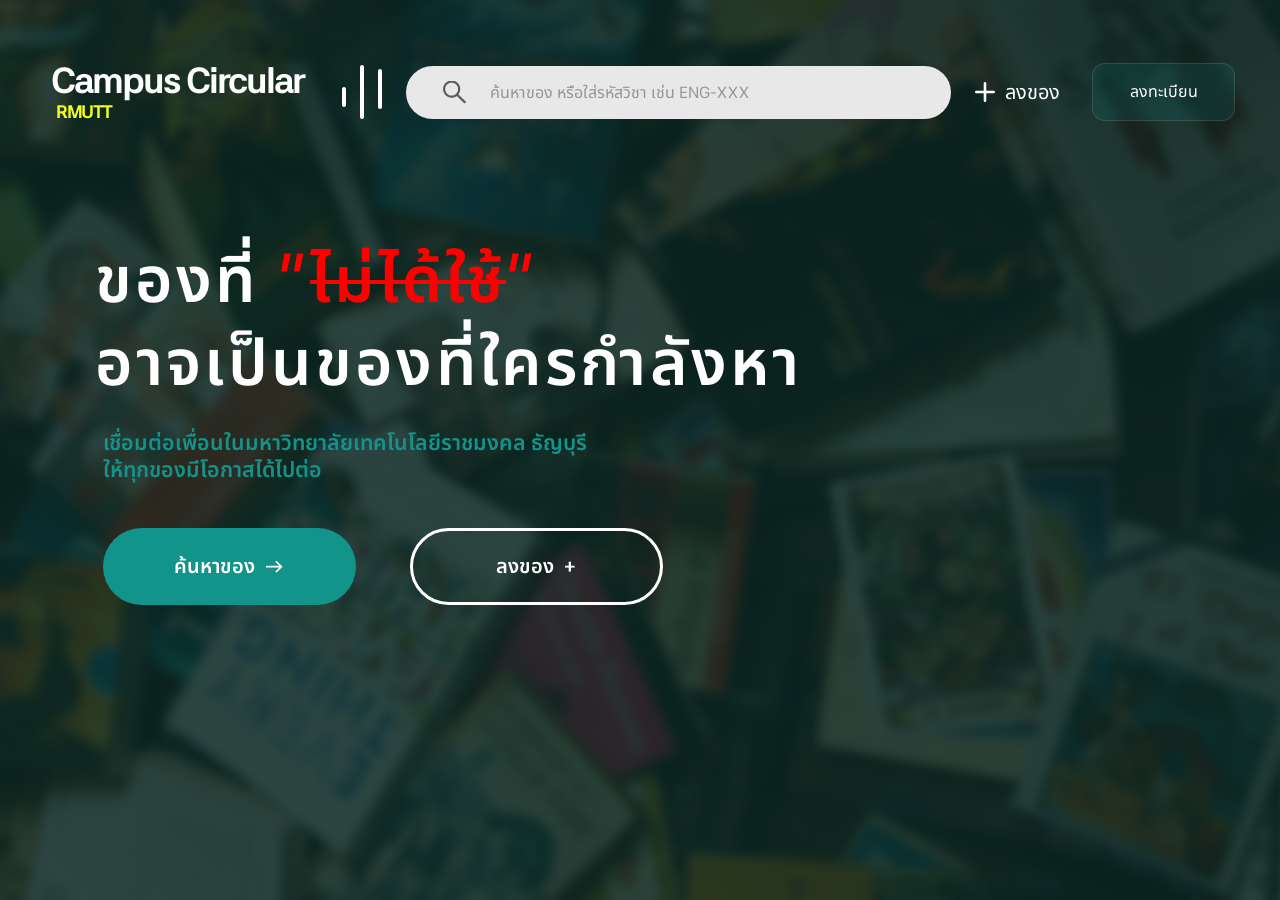
<file: index.html>
<!doctype html>
<html lang="th">
<head>
  <meta charset="utf-8">
  <meta name="viewport" content="width=device-width, initial-scale=1">
  <title>Campus Circular — ของที่ไม่ได้ใช้ อาจเป็นของที่ใครกำลังหา</title>
  <meta name="description" content="เชื่อมต่อเพื่อนในมหาวิทยาลัยเทคโนโลยีราชมงคลธัญบุรี ให้ทุกของมีโอกาสได้ไปต่อ">

  <link rel="preconnect" href="https://fonts.googleapis.com">
  <link rel="preconnect" href="https://fonts.gstatic.com" crossorigin>
  <link href="https://fonts.googleapis.com/css2?family=42dot+Sans:wght@400;500;600;700;800&family=Noto+Sans+Thai:wght@400;500;600;700;800&display=swap" rel="stylesheet">

  <link rel="stylesheet" href="css/style.css">
  <link rel="stylesheet" href="css/home.css">
</head>
<body class="home">

  <!-- พื้นหลังรูปหนังสือ (เบลอ + จาง) -->
  <div class="home__bg" aria-hidden="true"></div>

  <header class="home-header">
    <a class="home-logo" href="index.html" aria-label="Campus Circular RMUTT หน้าแรก">
      <span class="home-logo__text">
        <span class="home-logo__name">Campus Circular</span>
        <span class="home-logo__sub">RMUTT</span>
      </span>
      <span class="home-logo__mark" aria-hidden="true"><span></span><span></span><span></span></span>
    </a>

    <!-- ค้นหา → ส่งไปหน้า main.html?q=... -->
    <form class="home-search" role="search" action="main.html" method="get">
      <label for="home-search-input" class="visually-hidden">ค้นหาของ</label>
      <img class="home-search__icon" src="images/search.svg" alt="">
      <input id="home-search-input" class="home-search__input" type="search" name="q"
             placeholder="ค้นหาของ หรือใส่รหัสวิชา เช่น ENG-XXX" autocomplete="off">
    </form>

    <nav class="home-nav" aria-label="เมนูหลัก">
      <a class="home-nav__post" href="post.html?new=1">
        <img src="images/plus-white.svg" alt=""> ลงของ
      </a>
      <a class="home-nav__register" href="login.html">ลงทะเบียน</a>
    </nav>
  </header>

  <main class="hero">
    <h1 class="hero__title">
      <span class="hero__line">ของที่ <span class="hero__accent">“<s>ไม่ได้ใช้</s>”</span></span>
      <span class="hero__line">อาจเป็นของที่ใครกำลังหา</span>
    </h1>
    <p class="hero__sub">
      เชื่อมต่อเพื่อนในมหาวิทยาลัยเทคโนโลยีราชมงคล ธัญบุรี<br>
      ให้ทุกของมีโอกาสได้ไปต่อ
    </p>
    <div class="hero__cta">
      <a class="hero__btn hero__btn--fill" href="main.html">ค้นหาของ <span aria-hidden="true">→</span></a>
      <a class="hero__btn hero__btn--line" href="post.html?new=1">ลงของ <span aria-hidden="true">+</span></a>
    </div>
  </main>

</body>
</html>
</file>
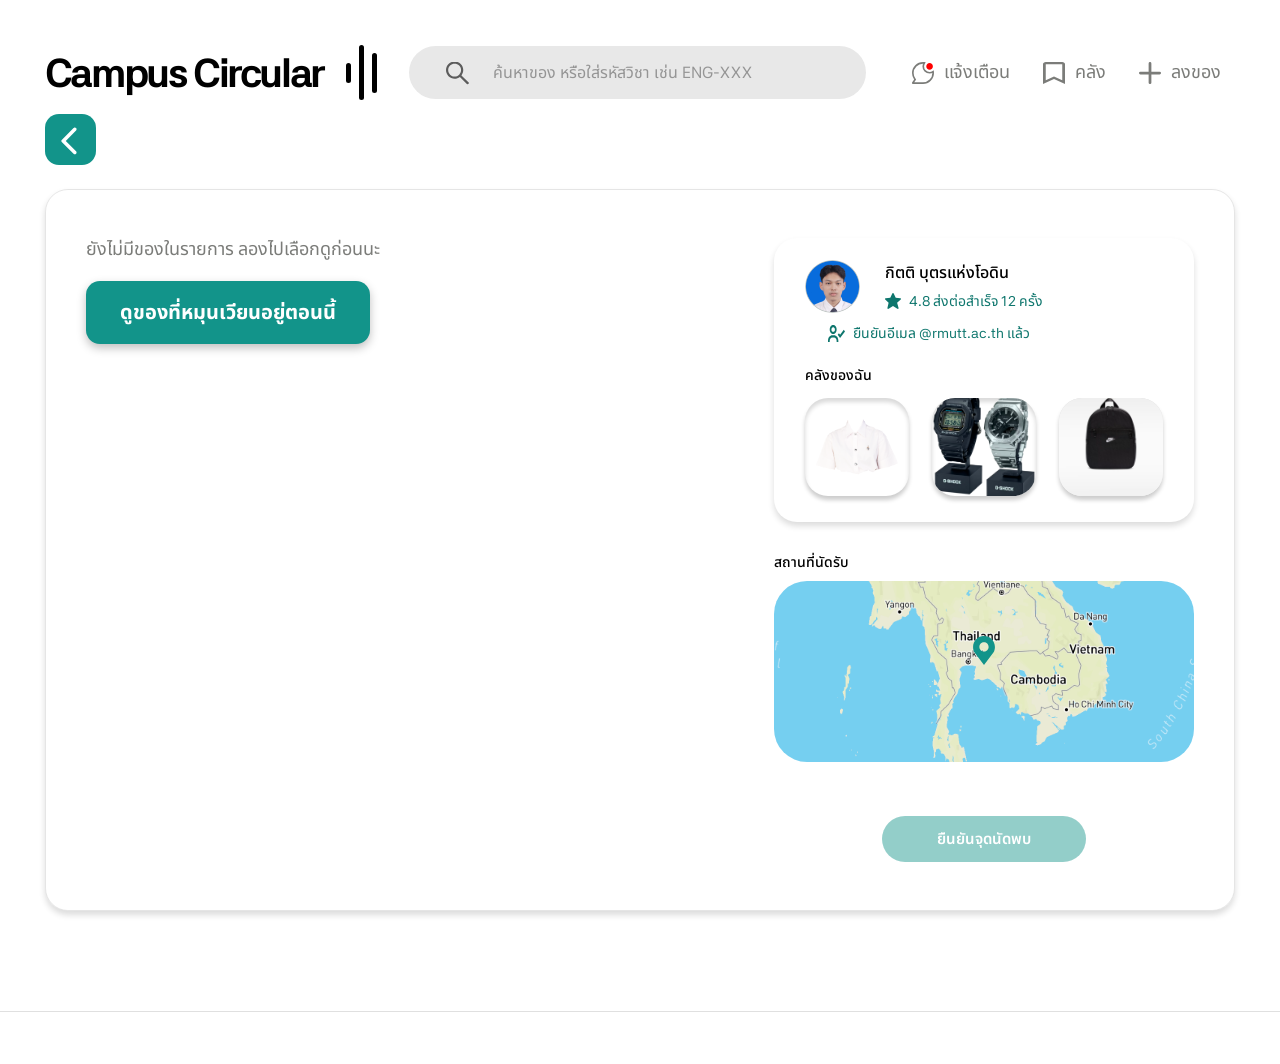
<file: cart.html>
<!doctype html>
<html lang="th">
<head>
  <meta charset="utf-8">
  <meta name="viewport" content="width=device-width, initial-scale=1">
  <title>รายการสินค้าของฉัน — Campus Circular</title>

  <link rel="preconnect" href="https://fonts.googleapis.com">
  <link rel="preconnect" href="https://fonts.gstatic.com" crossorigin>
  <link href="https://fonts.googleapis.com/css2?family=42dot+Sans:wght@400;500;600;700;800&family=Noto+Sans+Thai:wght@400;500;600;700;800&display=swap" rel="stylesheet">

  <link rel="stylesheet" href="css/style.css">
  <link rel="stylesheet" href="css/app.css">
</head>
<body>

  <header class="site-header">
    <a class="logo" href="index.html" aria-label="Campus Circular กลับหน้าแรก">
      <span class="logo__text">Campus Circular</span>
      <span class="logo__mark" aria-hidden="true"><span></span><span></span><span></span></span>
    </a>
    <form class="search" role="search" action="main.html" method="get">
      <label for="search-input" class="visually-hidden">ค้นหาของ</label>
      <img class="search__icon" src="images/search.svg" alt="">
      <input id="search-input" class="search__input" type="search" name="q"
             placeholder="ค้นหาของ หรือใส่รหัสวิชา เช่น ENG-XXX" autocomplete="off">
    </form>
    <nav class="top-nav" aria-label="เมนูหลัก">
      <a class="top-nav__link" href="#" data-notify><img src="images/bell.svg" alt=""><span class="top-nav__text">แจ้งเตือน</span></a>
      <a class="top-nav__link" href="post.html"><img src="images/bookmark.svg" alt=""><span class="top-nav__text">คลัง</span></a>
      <a class="top-nav__link" href="post.html?new=1"><img src="images/plus.svg" alt=""><span class="top-nav__text">ลงของ</span></a>
    </nav>
  </header>

  <main class="page">
    <div class="page-top">
      <a class="back-btn" href="main.html" data-back aria-label="ย้อนกลับ"><img src="images/back.svg" alt=""></a>
      <h1 class="visually-hidden">รายการสินค้าของฉัน</h1>
    </div>

    <div class="cart-box">
      <!-- รายการของในตะกร้า (เติมโดย js/cart.js) -->
      <section aria-label="ของในตะกร้า">
        <div class="cart-list" id="cart-list"></div>
      </section>

      <!-- ผู้ลงของ + สถานที่นัดรับ -->
      <aside class="cart-side" aria-label="ผู้ลงของและสถานที่นัดรับ">
        <div class="seller seller--big">
          <img class="seller__avatar" id="seller-avatar" src="" alt="">
          <p class="seller__name" id="seller-name"></p>
          <p class="seller__stats"><img src="images/star.svg" alt=""><span id="seller-stats"></span></p>
          <p class="seller__verify"><img src="images/verified.svg" alt="">ยืนยันอีเมล @rmutt.ac.th แล้ว</p>
          <p class="closet__label">คลังของฉัน</p>
          <div class="closet" id="seller-closet"></div>
        </div>

        <p class="map-label">สถานที่นัดรับ</p>
        <div class="map">
          <img class="map__img" src="images/map-th.png" alt="แผนที่สถานที่นัดรับ">
          <img class="map__pin" src="images/map-marker.svg" alt="">
        </div>

        <button class="btn btn--primary btn--pill" type="button" id="confirm-btn">ยืนยันจุดนัดพบ</button>
      </aside>
    </div>
  </main>

  <footer class="site-footer"></footer>

  <!-- ===== ป๊อปอัป 1: ยืนยันจุดนัดพบ ===== -->
  <div class="modal" id="meet-modal" hidden role="dialog" aria-modal="true" aria-labelledby="meet-title">
    <div class="modal__card modal__card--wide">
      <button class="modal__close" type="button" data-close aria-label="ปิด">×</button>
      <h2 class="modal__title" id="meet-title">รายการของที่ต้องการดังนี้</h2>
      <div class="pick-grid" id="pick-grid"></div>

      <div class="pickup-panel">
        <div>
          <p class="pickup-panel__label">จุดนัดรับ</p>
          <p class="pickup-panel__value" id="pickup-value"></p>
          <label for="pickup-select" class="visually-hidden">เลือกจุดนัดรับ</label>
          <select class="pickup-panel__select" id="pickup-select"></select>
        </div>
        <img class="pickup-panel__map" src="images/map-street.png" alt="แผนที่บริเวณจุดนัดรับ">
      </div>

      <div class="modal__footer">
        <button class="btn btn--primary btn--pill" type="button" id="meet-confirm">ยืนยันจุดนัดพบ</button>
      </div>
    </div>
  </div>

  <!-- ===== ป๊อปอัป 2: กำลังติดต่อผู้ลงของ ===== -->
  <div class="modal" id="done-modal" hidden role="dialog" aria-modal="true" aria-labelledby="done-title" data-locked>
    <div class="modal__card modal__card--wide">
      <div class="done">
        <h2 class="done__title" id="done-title">กำลังติดต่อหาผู้ลงของ</h2>
        <div class="spinner" id="done-spinner" aria-hidden="true"></div>
        <p class="done__sub" id="done-sub" hidden>ยืนยันการสั่งซื้อแล้ว</p>
        <div class="done__items" id="done-items"></div>
        <a class="done__link" href="chat.html">ไปที่แชท</a>
        <a class="done__link" href="main.html">กลับสู่หน้าหลัก</a>
      </div>
    </div>
  </div>

  <script src="js/data.js"></script>
  <script src="js/common.js"></script>
  <script src="js/cart.js"></script>
</body>
</html>
</file>
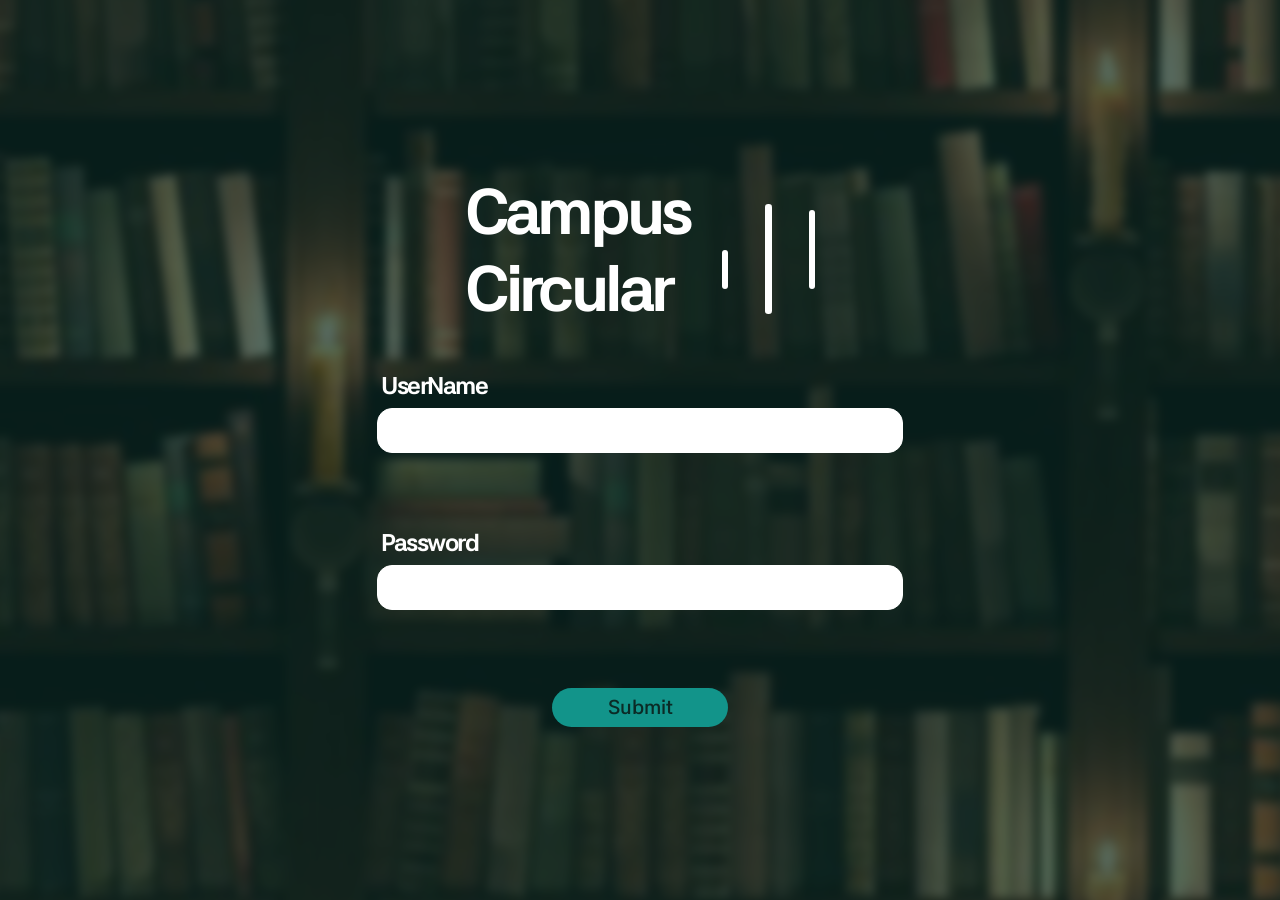
<file: login.html>
<!doctype html>
<html lang="th">
<head>
  <meta charset="utf-8">
  <meta name="viewport" content="width=device-width, initial-scale=1">
  <title>เข้าสู่ระบบ — Campus Circular</title>

  <link rel="preconnect" href="https://fonts.googleapis.com">
  <link rel="preconnect" href="https://fonts.gstatic.com" crossorigin>
  <link href="https://fonts.googleapis.com/css2?family=42dot+Sans:wght@400;500;600;700;800&family=Noto+Sans+Thai:wght@400;500;600;700;800&display=swap" rel="stylesheet">

  <link rel="stylesheet" href="css/style.css">
  <link rel="stylesheet" href="css/login.css">
</head>
<body class="login">

  <!-- พื้นหลังรูปชั้นหนังสือ (เบลอ + จาง) -->
  <div class="login__bg" aria-hidden="true"></div>

  <main class="login__box">
    <a class="login-logo" href="index.html" aria-label="Campus Circular กลับหน้าแรก">
      <span class="login-logo__text">Campus<br>Circular</span>
      <span class="login-logo__mark" aria-hidden="true"><span></span><span></span><span></span></span>
    </a>

    <form class="login-form" id="login-form" novalidate>
      <div class="field">
        <label class="field__label" for="username">UserName</label>
        <input class="field__input" id="username" name="username" type="text"
               autocomplete="username" required aria-describedby="login-error">
      </div>

      <div class="field">
        <label class="field__label" for="password">Password</label>
        <input class="field__input" id="password" name="password" type="password"
               autocomplete="current-password" required aria-describedby="login-error">
      </div>

      <p class="login-form__error" id="login-error" role="alert"></p>

      <button class="login-form__submit" type="submit">Submit</button>
    </form>
  </main>

  <script src="js/login.js"></script>
</body>
</html>
</file>
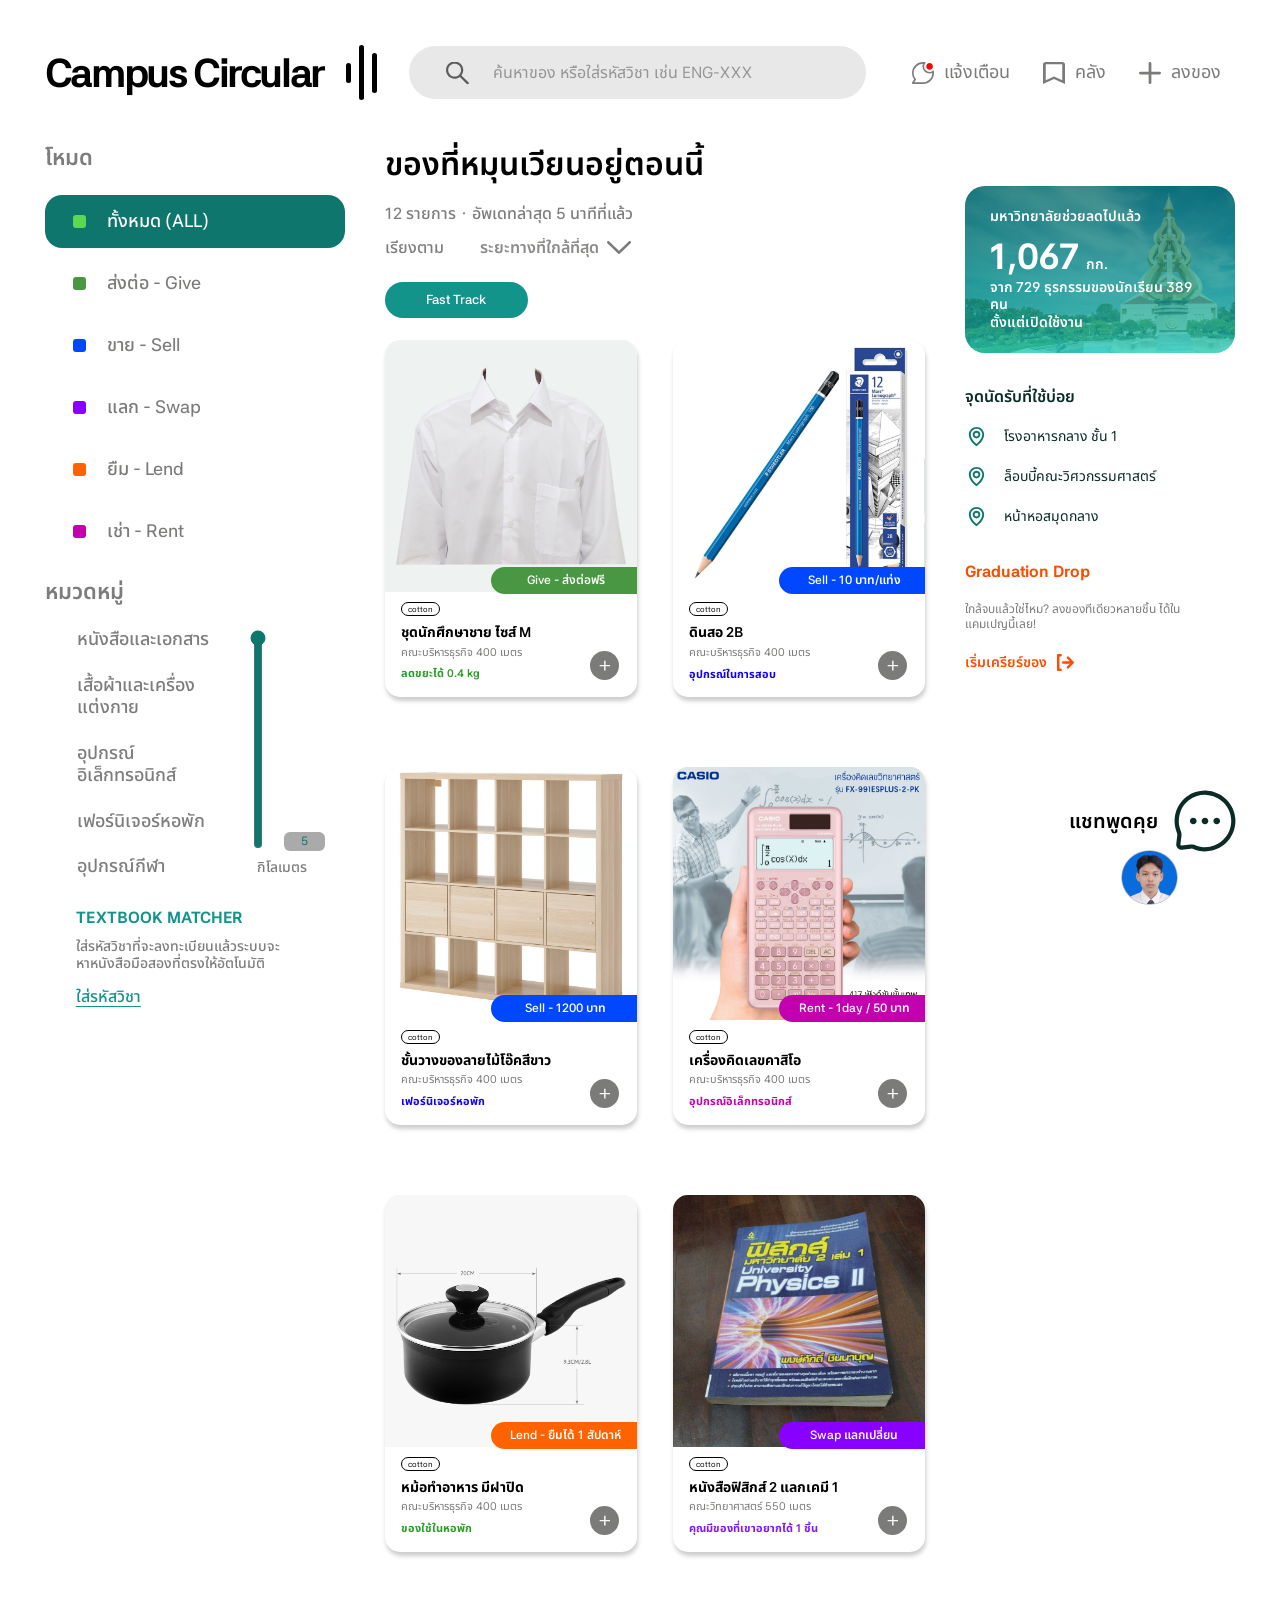
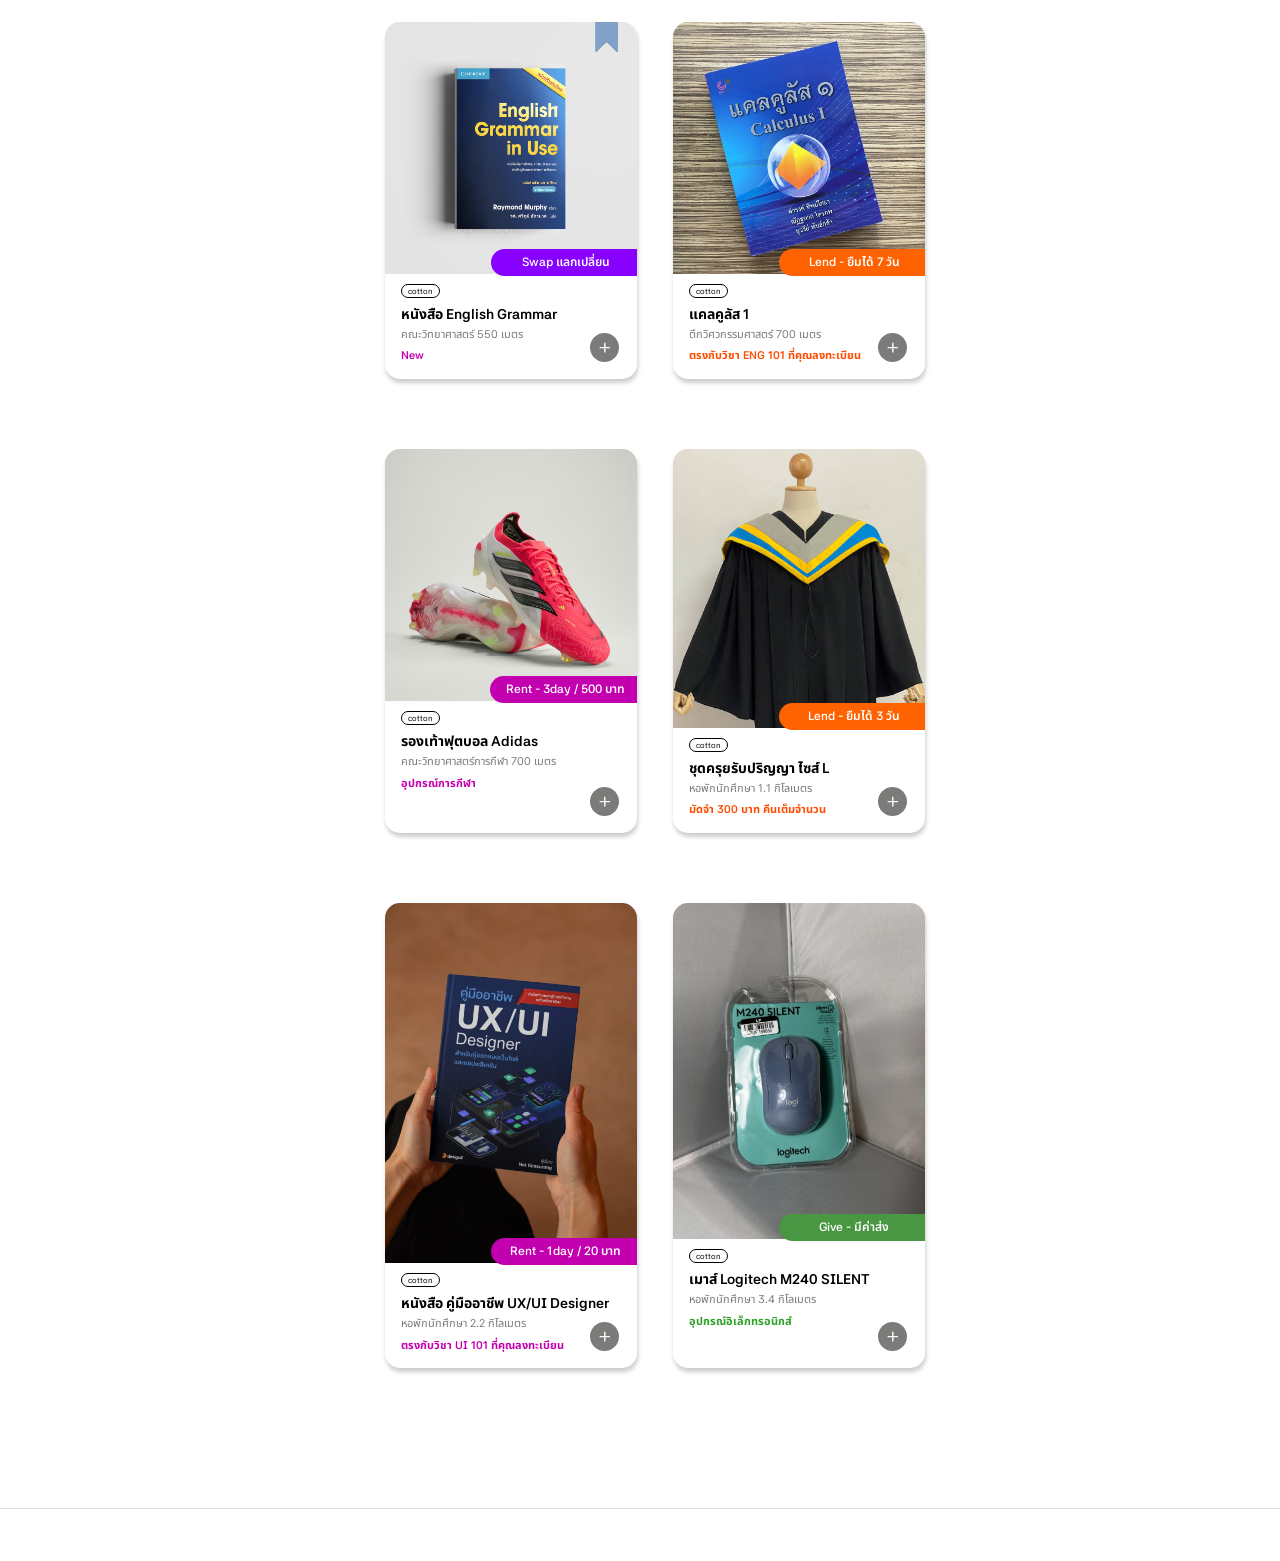
<file: main.html>
<!doctype html>
<html lang="th">
<head>
  <meta charset="utf-8">
  <meta name="viewport" content="width=device-width, initial-scale=1">
  <title>Campus Circular — ของที่หมุนเวียนอยู่ตอนนี้</title>
  <meta name="description" content="แพลตฟอร์มหมุนเวียนของใช้ในมหาวิทยาลัย ส่งต่อ ขาย แลก ยืม เช่า">

  <link rel="preconnect" href="https://fonts.googleapis.com">
  <link rel="preconnect" href="https://fonts.gstatic.com" crossorigin>
  <link href="https://fonts.googleapis.com/css2?family=42dot+Sans:wght@400;500;600;700;800&family=Noto+Sans+Thai:wght@400;500;600;700;800&display=swap" rel="stylesheet">

  <link rel="stylesheet" href="css/style.css">
</head>
<body>

  <!-- ===== Header ===== -->
  <header class="site-header">
    <a class="logo" href="index.html" aria-label="Campus Circular กลับหน้าแรก">
      <span class="logo__text">Campus Circular</span>
      <span class="logo__mark" aria-hidden="true"><span></span><span></span><span></span></span>
    </a>

    <form class="search" role="search" action="main.html" method="get">
      <label for="search-input" class="visually-hidden">ค้นหาของ</label>
      <img class="search__icon" src="images/search.svg" alt="">
      <input id="search-input" class="search__input" type="search" name="q"
             placeholder="ค้นหาของ หรือใส่รหัสวิชา เช่น ENG-XXX" autocomplete="off">
    </form>

    <nav class="top-nav" aria-label="เมนูหลัก">
      <a class="top-nav__link" href="#" data-notify>
        <img src="images/bell.svg" alt=""><span class="top-nav__text">แจ้งเตือน</span>
      </a>
      <a class="top-nav__link" href="post.html">
        <img src="images/bookmark.svg" alt=""><span class="top-nav__text">คลัง</span>
      </a>
      <a class="top-nav__link" href="post.html?new=1">
        <img src="images/plus.svg" alt=""><span class="top-nav__text">ลงของ</span>
      </a>
    </nav>
  </header>

  <div class="layout">

    <!-- ===== Sidebar ===== -->
    <aside class="sidebar" aria-label="ตัวกรอง">
      <section>
        <h2 class="sidebar__label">โหมด</h2>
        <div class="mode-list" role="group" aria-label="เลือกโหมด">
          <button class="mode-btn is-active" data-mode="all" aria-pressed="true">
            <span class="mode-btn__dot"></span><span class="mode-btn__text">ทั้งหมด (ALL)</span>
          </button>
          <button class="mode-btn" data-mode="give" aria-pressed="false">
            <span class="mode-btn__dot"></span><span class="mode-btn__text">ส่งต่อ - Give</span>
          </button>
          <button class="mode-btn" data-mode="sell" aria-pressed="false">
            <span class="mode-btn__dot"></span><span class="mode-btn__text">ขาย - Sell</span>
          </button>
          <button class="mode-btn" data-mode="swap" aria-pressed="false">
            <span class="mode-btn__dot"></span><span class="mode-btn__text">แลก - Swap</span>
          </button>
          <button class="mode-btn" data-mode="lend" aria-pressed="false">
            <span class="mode-btn__dot"></span><span class="mode-btn__text">ยืม - Lend</span>
          </button>
          <button class="mode-btn" data-mode="rent" aria-pressed="false">
            <span class="mode-btn__dot"></span><span class="mode-btn__text">เช่า - Rent</span>
          </button>
        </div>
      </section>

      <section class="sidebar__categories">
        <h2 class="sidebar__label">หมวดหมู่</h2>
        <div class="category-row">
          <div class="category-list" role="group" aria-label="เลือกหมวดหมู่">
            <button class="category-btn" data-category="book" aria-pressed="false">หนังสือและเอกสาร</button>
            <button class="category-btn" data-category="clothes" aria-pressed="false">เสื้อผ้าและเครื่องแต่งกาย</button>
            <button class="category-btn" data-category="electronics" aria-pressed="false">อุปกรณ์อิเล็กทรอนิกส์</button>
            <button class="category-btn" data-category="furniture" aria-pressed="false">เฟอร์นิเจอร์หอพัก</button>
            <button class="category-btn" data-category="sport" aria-pressed="false">อุปกรณ์กีฬา</button>
          </div>

          <div class="distance">
            <div class="distance__wrap">
              <label for="distance-range" class="visually-hidden">ระยะทางไม่เกิน (กิโลเมตร)</label>
              <input id="distance-range" class="distance__range" type="range" min="0.5" max="5" step="0.5" value="5">
              <output class="distance__value" for="distance-range" id="distance-value">5</output>
            </div>
            <span class="distance__label">กิโลเมตร</span>
          </div>
        </div>
      </section>

      <section class="matcher">
        <h2 class="matcher__title">TEXTBOOK MATCHER</h2>
        <p class="matcher__desc">ใส่รหัสวิชาที่จะลงทะเบียนแล้วระบบจะหาหนังสือมือสองที่ตรงให้อัตโนมัติ</p>
        <button class="matcher__link" type="button" id="matcher-btn">ใส่รหัสวิชา</button>
      </section>
    </aside>

    <!-- ===== รายการของ ===== -->
    <main class="feed">
      <div class="feed__head">
        <div>
          <h1 class="feed__title">ของที่หมุนเวียนอยู่ตอนนี้</h1>
          <p class="feed__meta" id="feed-meta" aria-live="polite">— รายการ · อัพเดทล่าสุด 5 นาทีที่แล้ว</p>
        </div>
        <label class="sort">
          <span>เรียงตาม</span>
          <select class="sort__select" id="sort-select">
            <option value="near">ระยะทางที่ใกล้ที่สุด</option>
            <option value="far">ระยะทางที่ไกลที่สุด</option>
            <option value="saved">ที่กดถูกใจไว้</option>
            <option value="new">ของมาใหม่</option>
          </select>
        </label>
      </div>

      <button class="fast-track" type="button" aria-pressed="false">Fast Track</button>

      <div class="card-grid" id="card-grid"></div>
      <p class="empty" id="empty-state" hidden>ไม่พบของที่ตรงกับตัวกรอง ลองเปลี่ยนโหมดหรือเพิ่มระยะทางดูนะ</p>
    </main>

    <!-- ===== คอลัมน์ขวา ===== -->
    <aside class="aside" aria-label="ข้อมูลเพิ่มเติม">
      <section class="impact">
        <img class="impact__bg" src="images/rmutt.png" alt="">
        <p>มหาวิทยาลัยช่วยลดไปแล้ว</p>
        <p class="impact__num">1,067<span class="impact__unit">กก.</span></p>
        <p>จาก 729 ธุรกรรมของนักเรียน 389 คน<br>ตั้งแต่เปิดใช้งาน</p>
      </section>

      <section>
        <h2 class="aside__title">จุดนัดรับที่ใช้บ่อย</h2>
        <ul class="pickup-list">
          <li><img src="images/map-pin.svg" alt="">โรงอาหารกลาง ชั้น 1</li>
          <li><img src="images/map-pin.svg" alt="">ล็อบบี้คณะวิศวกรรมศาสตร์</li>
          <li><img src="images/map-pin.svg" alt="">หน้าหอสมุดกลาง</li>
        </ul>
      </section>

      <section class="campaign">
        <h2 class="campaign__title">Graduation Drop</h2>
        <p class="campaign__desc">ใกล้จบแล้วใช่ไหม? ลงของทีเดียวหลายชิ้น ได้ในแคมเปญนี้เลย!</p>
        <a class="campaign__link" href="post.html?new=1">เริ่มเครียร์ของ <img src="images/arrow-right.svg" alt=""></a>
      </section>
    </aside>
  </div>

  <footer class="site-footer"></footer>

  <!-- ===== ปุ่มแชทลอย ===== -->
  <a class="chat-fab" href="chat.html" aria-label="แชทพูดคุย">
    <span class="chat-fab__label">แชทพูดคุย</span>
    <img class="chat-fab__icon" src="images/chat.svg" alt="">
    <img class="chat-fab__avatar" src="images/avatar.png" alt="">
  </a>

  <script src="js/data.js"></script>
  <script src="js/common.js"></script>
  <script src="js/main.js"></script>
</body>
</html>
</file>
<file: css/style.css>
/* =========================================================
   Campus Circular — style.css
   ค่าทั้งหมดดึงมาจาก Figma (Section 3 / MainPage)
   ========================================================= */

/* ---------- 1. ค่ากลาง (Design tokens) ---------- */
:root {
  /* สีหลัก */
  --teal: #12948a;
  --teal-dark: #0f766e;
  --ink: #000;
  --ink-strong: #0b2b26;
  --muted: #7b7c79;
  --muted-2: rgba(0, 0, 0, 0.51);
  --surface: #fff;
  --search-bg: rgba(217, 217, 217, 0.6);
  --img-placeholder: #eef2f1;

  /* สีของแต่ละโหมด */
  --mode-all: #5ed754;
  --mode-give: #499742;
  --mode-sell: #0048ff;
  --mode-swap: #8800ff;
  --mode-lend: #ff6200;
  --mode-rent: #c300af;

  /* สีส้มของแคมเปญ Graduation Drop */
  --orange: #fa4b00;

  /* ฟอนต์: 42dot Sans ไม่มีภาษาไทย จึงให้ Noto Sans Thai รับช่วงตัวไทย */
  --font: "42dot Sans", "Noto Sans Thai", system-ui, sans-serif;

  /* มุมโค้ง */
  --r-card: 15px;
  --r-pill: 17px;
  --r-box: 20px;

  /* เงา */
  --shadow-card: 1px 4px 4px rgba(0, 0, 0, 0.2);

  /* ระยะขอบหน้า */
  --gutter: clamp(16px, 3.5vw, 67px);
}

/* ---------- 2. Reset ---------- */
*,
*::before,
*::after {
  box-sizing: border-box;
}

html {
  -webkit-text-size-adjust: 100%;
}

body {
  margin: 0;
  font-family: var(--font);
  color: var(--ink);
  background: var(--surface);
  line-height: 1.25;
}

img {
  display: block;
  max-width: 100%;
}

button,
input,
select {
  font: inherit;
  color: inherit;
}

button {
  cursor: pointer;
  background: none;
  border: 0;
  padding: 0;
}

a {
  color: inherit;
}

ul {
  list-style: none;
  margin: 0;
  padding: 0;
}

h1,
h2,
h3,
p {
  margin: 0;
}

.visually-hidden {
  position: absolute;
  width: 1px;
  height: 1px;
  overflow: hidden;
  clip: rect(0 0 0 0);
  white-space: nowrap;
}

:focus-visible {
  outline: 3px solid var(--teal);
  outline-offset: 2px;
}

/* ---------- 3. Header ---------- */
.site-header {
  display: flex;
  align-items: center;
  gap: 32px;
  max-width: 1920px;
  margin: 0 auto;
  padding: 41px var(--gutter) 0;
}

/* โลโก้ = ตัวหนังสือ + เส้นตั้ง 3 เส้น */
.logo {
  display: flex;
  align-items: center;
  gap: 22px;
  flex-shrink: 0;
  text-decoration: none;
}

.logo__text {
  font-size: 40px;
  font-weight: 800;
  letter-spacing: -2.4px;
  white-space: nowrap;
}

.logo__mark {
  display: flex;
  align-items: center;
  gap: 8px;
}

.logo__mark span {
  width: 5px;
  border-radius: 3px;
  background: var(--ink);
}

.logo__mark span:nth-child(1) { height: 20px; }
.logo__mark span:nth-child(2) { height: 55px; }
.logo__mark span:nth-child(3) { height: 40px; }

/* ช่องค้นหา */
.search {
  position: relative;
  flex: 1 1 auto;
  max-width: 910px;
  margin-left: auto;
}

.search__icon {
  position: absolute;
  left: 37px;
  top: 50%;
  width: 23px;
  height: 23px;
  transform: translateY(-50%);
  pointer-events: none;
}

.search__input {
  width: 100%;
  height: 53px;
  padding: 0 24px 0 84px;
  border: 0;
  border-radius: 48px;
  background: var(--search-bg);
  font-size: 16px;
}

.search__input::placeholder {
  color: var(--muted-2);
  opacity: 0.7;
}

/* เมนูด้านขวา */
.top-nav {
  display: flex;
  align-items: center;
  gap: 5px;
  flex-shrink: 0;
}

.top-nav__link {
  display: flex;
  align-items: center;
  gap: 10px;
  height: 63px;
  padding: 0 22px;
  border-radius: 18px;
  color: var(--muted);
  font-size: 20px;
  text-decoration: none;
  white-space: nowrap;
  transition: background-color 0.2s;
}

.top-nav__link:hover {
  background: rgba(15, 118, 110, 0.08);
}

.top-nav__link img {
  width: 22px;
  height: 22px;
}

/* ---------- 4. Layout 3 คอลัมน์ ---------- */
.layout {
  display: grid;
  grid-template-columns: 390px minmax(0, 1fr) 305px;
  column-gap: 56px;
  max-width: 1920px;
  margin: 0 auto;
  padding: 40px var(--gutter) 140px;
}

/* ---------- 5. Sidebar (โหมด + หมวดหมู่) ---------- */
.sidebar__label {
  margin-bottom: 23px;
  color: var(--muted-2);
  font-size: 22px;
  font-weight: 600;
}

/* ปุ่มกรองโหมด (Component 34–39) */
.mode-list {
  display: flex;
  flex-direction: column;
  gap: 9px;
}

.mode-btn {
  position: relative;
  display: flex;
  align-items: center;
  gap: 21px;
  width: 100%;
  height: 53px;
  padding-left: 28px;
  overflow: hidden;
  border-radius: var(--r-pill);
  background: var(--surface);
  color: var(--muted);
  font-size: 20px;
  font-weight: 500;
  text-align: left;
  transition: background-color 0.2s, color 0.2s;
}

.mode-btn:hover {
  background: #f3f6f5;
}

.mode-btn__dot {
  flex-shrink: 0;
  width: 13px;
  height: 13px;
  border-radius: 3px;
  background: var(--dot);
}

.mode-btn__text {
  position: relative; /* ให้อยู่เหนือภาพพื้นหลัง */
}

/* สถานะที่เลือกอยู่: พื้นเขียวเข้ม + ภาพจาง 28% */
.mode-btn.is-active {
  background: var(--teal-dark);
  color: #fff;
}

.mode-btn.is-active::before {
  content: "";
  position: absolute;
  inset: 0;
  background: var(--texture) center / cover no-repeat;
  opacity: 0.28;
}

.mode-btn.is-active .mode-btn__dot {
  position: relative;
}

/* กำหนดสีจุด + ภาพพื้นหลังของแต่ละโหมด */
.mode-btn[data-mode="all"]  { --dot: var(--mode-all); }
.mode-btn[data-mode="give"] { --dot: var(--mode-give); --texture: url("../images/mode-give.png"); }
.mode-btn[data-mode="sell"] { --dot: var(--mode-sell); --texture: url("../images/mode-sell.jpg"); }
.mode-btn[data-mode="swap"] { --dot: var(--mode-swap); --texture: url("../images/mode-swap.jpg"); }
.mode-btn[data-mode="lend"] { --dot: var(--mode-lend); --texture: url("../images/mode-lend.jpg"); }
.mode-btn[data-mode="rent"] { --dot: var(--mode-rent); --texture: url("../images/mode-rent.jpg"); }

/* หมวดหมู่ + สไลเดอร์ระยะทาง */
.sidebar__categories {
  margin-top: 20px;
}

.category-row {
  display: flex;
  justify-content: space-between;
  gap: 16px;
}

.category-list {
  display: flex;
  flex-direction: column;
  align-items: flex-start;
  gap: 19px;
  padding-left: 32px;
}

.category-btn {
  padding-bottom: 2px;
  border-bottom: 2px solid transparent;
  color: var(--muted-2);
  font-size: 20px;
  font-weight: 500;
  text-align: left;
}

.category-btn:hover {
  color: var(--ink);
}

.category-btn.is-active {
  border-bottom-color: var(--teal);
  color: var(--teal-dark);
}

/* สไลเดอร์แนวตั้ง (1–5 กม.) */
.distance {
  display: flex;
  flex-direction: column;
  align-items: center;
  gap: 8px;
  margin-right: 20px;
}

.distance__wrap {
  display: flex;
  align-items: flex-end;
  gap: 8px;
}

.distance__range {
  writing-mode: vertical-lr;
  direction: rtl;
  width: 32px;
  height: 219px;
  accent-color: var(--teal-dark);
  cursor: pointer;
}

.distance__value {
  min-width: 41px;
  padding: 2px 6px;
  border-radius: 6px;
  background: #aaa;
  color: var(--teal-dark);
  font-size: 12px;
  text-align: center;
}

.distance__label {
  color: var(--muted-2);
  font-size: 14px;
  font-weight: 500;
}

/* Textbook matcher */
.matcher {
  margin-top: 26px;
  padding-left: 31px;
}

.matcher__title {
  color: var(--teal);
  font-size: 16px;
  font-weight: 800;
}

.matcher__desc {
  max-width: 216px;
  margin-top: 10px;
  color: var(--muted-2);
  font-size: 14px;
  font-weight: 500;
}

.matcher__link {
  margin-top: 14px;
  color: var(--teal);
  font-size: 16px;
  font-weight: 500;
  text-decoration: underline;
  text-underline-offset: 4px;
}

/* ---------- 6. ส่วนกลาง (รายการของ) ---------- */
.feed__head {
  display: flex;
  flex-wrap: wrap;
  align-items: flex-end;
  justify-content: space-between;
  gap: 12px 24px;
}

.feed__title {
  font-size: 32px;
  font-weight: 600;
}

.feed__meta {
  margin-top: 20px;
  color: var(--muted-2);
  font-size: 16px;
  font-weight: 500;
}

.sort {
  display: flex;
  align-items: center;
  gap: 36px;
  color: var(--muted-2);
  font-size: 16px;
  font-weight: 500;
}

.sort__select {
  appearance: none;
  padding: 2px 32px 2px 0;
  border: 0;
  background: url("../images/chevron-down.svg") right center / 24px no-repeat;
  color: #8b8c89;
  font-size: 16px;
  font-weight: 600;
  cursor: pointer;
}

.fast-track {
  width: 143px;
  height: 36px;
  margin-top: 22px;
  border-radius: 20px;
  background: var(--teal);
  color: #fff;
  font-size: 13px;
  font-weight: 600;
  transition: background-color 0.2s;
}

.fast-track:hover,
.fast-track[aria-pressed="true"] {
  background: var(--teal-dark);
}

/* กริดการ์ด */
.card-grid {
  display: grid;
  grid-template-columns: repeat(auto-fill, minmax(210px, 1fr));
  gap: 70px 36px;
  margin-top: 22px;
}

.empty {
  margin-top: 40px;
  color: var(--muted);
  font-size: 18px;
}

/* ---------- 7. การ์ดสินค้า (Component 50–66) ---------- */
.card {
  position: relative;
  display: flex;
  flex-direction: column;
  max-width: 260px;
  min-height: 309px;
  border-radius: var(--r-card);
  background: var(--surface);
  box-shadow: var(--shadow-card);
  transition: transform 0.2s, box-shadow 0.2s;
}

.card:hover {
  transform: translateY(-4px);
  box-shadow: 0 10px 24px rgba(0, 0, 0, 0.16);
}

.card__media {
  position: relative;
  aspect-ratio: 225 / 189;
  border-radius: var(--r-card) var(--r-card) 0 0;
  background: var(--img-placeholder);
}

.card__img {
  width: 100%;
  height: 100%;
  border-radius: inherit;
  object-fit: cover;
}

/* ป้ายโหมดมุมขวาล่างของรูป */
.card__tag {
  position: absolute;
  right: 0;
  bottom: -2px;
  min-width: 58%;
  padding: 6px 12px 6px 16px;
  border-radius: 14px 0 0 14px;
  background: var(--tag);
  color: #fff;
  font-size: 12px;
  font-weight: 600;
  text-align: center;
  white-space: nowrap;
}

.card[data-mode="give"] { --tag: var(--mode-give); }
.card[data-mode="sell"] { --tag: var(--mode-sell); }
.card[data-mode="swap"] { --tag: var(--mode-swap); }
.card[data-mode="lend"] { --tag: var(--mode-lend); }
.card[data-mode="rent"] { --tag: var(--mode-rent); }

.card__body {
  display: flex;
  flex-direction: column;
  flex: 1;
  padding: 10px 16px 16px;
}

.card__chip {
  align-self: flex-start;
  margin-bottom: 8px;
  padding: 1px 6px;
  border: 0.5px solid #000;
  border-radius: var(--r-card);
  font-size: 8px;
}

.card__title {
  font-size: 14px;
  font-weight: 700;
}

/* ลิงก์คลุมทั้งการ์ด (คลิกตรงไหนก็ได้) */
.card__link {
  text-decoration: none;
}

.card__link::after {
  content: "";
  position: absolute;
  inset: 0;
  border-radius: var(--r-card);
}

.card__place {
  margin-top: 4px;
  color: var(--muted);
  font-size: 11px;
}

.card__note {
  margin-top: 8px;
  padding-right: 36px; /* เว้นที่ให้ปุ่ม + */
  color: var(--note);
  font-size: 11px;
  font-weight: 700;
}

/* ปุ่ม + (บันทึกเข้าคลัง) */
.card__save {
  position: absolute;
  right: 18px;
  bottom: 17px;
  z-index: 1; /* อยู่เหนือลิงก์คลุมการ์ด */
  width: 29px;
  height: 29px;
  border-radius: 50%;
  transition: transform 0.15s;
}

.card__save img {
  width: 100%;
  height: 100%;
}

.card__save:hover {
  transform: scale(1.1);
}

.card__save[aria-pressed="true"] {
  background: var(--teal);
  box-shadow: 0 0 0 3px rgba(18, 148, 138, 0.25);
}

.card__save[aria-pressed="true"] img {
  filter: brightness(0) invert(1);
  transform: rotate(45deg);
}

/* ---------- 8. คอลัมน์ขวา ---------- */
.aside {
  display: flex;
  flex-direction: column;
  gap: 34px;
  padding-top: 42px;
}

/* การ์ด Impact (ไล่สีเขียว + รูป มทร.ธัญบุรี จาง ๆ) */
.impact {
  position: relative;
  overflow: hidden;
  min-height: 158px;
  padding: 22px 25px;
  border-radius: var(--r-box);
  background: linear-gradient(180deg, #0f766e 0%, #11887f 35%, #13998e 51%, #15a79c 70%, #18bbae 87%, #1cdccd 100%);
  color: #fff;
  font-size: 14px;
  font-weight: 600;
}

.impact__bg {
  position: absolute;
  top: -26px;
  left: -3px;
  width: 405px;
  max-width: none;
  height: 330px;
  object-fit: cover;
  opacity: 0.29;
  pointer-events: none;
}

.impact > *:not(.impact__bg) {
  position: relative;
}

.impact__num {
  margin-top: 8px;
  font-size: 36px;
  font-weight: 800;
  letter-spacing: -1px;
}

.impact__unit {
  margin-left: 8px;
  font-size: 14px;
  font-weight: 600;
  letter-spacing: 0;
}

/* จุดนัดรับ */
.aside__title {
  margin-bottom: 18px;
  color: var(--ink-strong);
  font-size: 16px;
  font-weight: 600;
}

.pickup-list {
  display: flex;
  flex-direction: column;
  gap: 17px;
  padding-left: 0;
}

.pickup-list li {
  display: flex;
  align-items: center;
  gap: 16px;
  color: var(--ink-strong);
  font-size: 14px;
}

.pickup-list img {
  width: 23px;
  height: 23px;
}

/* Graduation Drop */
.campaign__title {
  color: var(--orange);
  font-size: 16px;
  font-weight: 800;
}

.campaign__desc {
  max-width: 224px;
  margin-top: 20px;
  color: var(--muted);
  font-size: 12px;
}

.campaign__link {
  display: inline-flex;
  align-items: center;
  gap: 10px;
  margin-top: 22px;
  color: #ff4c00;
  font-size: 14px;
  font-weight: 600;
  text-decoration: none;
}

.campaign__link img {
  width: 17px;
  height: 17px;
}

/* ---------- 9. ปุ่มแชทลอย ---------- */
.chat-fab {
  position: fixed;
  right: 36px;
  bottom: 40px;
  z-index: 10;
  display: flex;
  align-items: center;
  gap: 8px;
  text-decoration: none;
}

.chat-fab__label {
  font-size: 20px;
  font-weight: 600;
}

.chat-fab__icon {
  width: 78px;
  height: 78px;
  border-radius: 50%;
  background: #fff;
  transition: transform 0.2s;
}

.chat-fab:hover .chat-fab__icon {
  transform: scale(1.06);
}

.chat-fab__avatar {
  position: absolute;
  right: 66px;
  bottom: -45px;
  width: 57px;
  height: 55px;
  border-radius: 50%;
}

/* เส้นด้านล่างหน้า */
.site-footer {
  border-top: 1px solid rgba(0, 0, 0, 0.12);
  height: 53px;
}

/* =========================================================
   10. Responsive
   ========================================================= */

/* จอโน้ตบุ๊ก */
@media (max-width: 1500px) {
  .layout {
    grid-template-columns: 300px minmax(0, 1fr) 270px;
    column-gap: 40px;
  }

  .mode-btn,
  .category-btn {
    font-size: 18px;
  }

  .top-nav__link {
    padding: 0 14px;
    font-size: 18px;
  }
}

/* แท็บเล็ตแนวนอน: ย้ายคอลัมน์ขวาไปไว้ใต้รายการ */
@media (max-width: 1200px) {
  .layout {
    grid-template-columns: 280px minmax(0, 1fr);
  }

  .aside {
    grid-column: 2;
    display: grid;
    grid-template-columns: repeat(auto-fit, minmax(240px, 1fr));
    gap: 32px;
    padding-top: 64px;
  }

  .logo__text {
    font-size: 32px;
  }

  .top-nav__text {
    display: none;
  }
}

/* มือถือ / แท็บเล็ตแนวตั้ง */
@media (max-width: 860px) {
  .site-header {
    flex-wrap: wrap;
    gap: 16px;
    padding-top: 20px;
  }

  .logo__text {
    font-size: 28px;
    letter-spacing: -1.5px;
  }

  .logo__mark span:nth-child(2) { height: 36px; }
  .logo__mark span:nth-child(3) { height: 26px; }
  .logo__mark span:nth-child(1) { height: 14px; }

  .top-nav {
    margin-left: auto;
  }

  .top-nav__link {
    height: 44px;
    padding: 0 10px;
  }

  .search {
    order: 3;
    flex-basis: 100%;
    max-width: none;
  }

  .search__icon {
    left: 20px;
  }

  .search__input {
    height: 46px;
    padding-left: 56px;
    font-size: 15px;
  }

  .layout {
    grid-template-columns: minmax(0, 1fr);
    padding-top: 24px;
  }

  .aside {
    grid-column: 1;
  }

  /* ปุ่มโหมดเป็นแถวเลื่อนแนวนอน */
  .mode-list,
  .category-list {
    flex-direction: row;
    gap: 8px;
    margin: 0 calc(var(--gutter) * -1);
    padding: 2px var(--gutter) 8px;
    overflow-x: auto;
    scrollbar-width: none;
  }

  .mode-btn {
    flex-shrink: 0;
    width: auto;
    height: 44px;
    padding: 0 18px;
    gap: 10px;
    border: 1px solid #e3e6e5;
    font-size: 16px;
  }

  .sidebar__label {
    margin-bottom: 12px;
    font-size: 18px;
  }

  .category-row {
    flex-direction: column;
  }

  .category-btn {
    flex-shrink: 0;
    padding: 8px 14px;
    border: 1px solid #e3e6e5;
    border-radius: 999px;
    font-size: 15px;
  }

  .category-btn.is-active {
    border-color: var(--teal);
    background: rgba(18, 148, 138, 0.08);
  }

  /* สไลเดอร์กลับเป็นแนวนอน */
  .distance {
    flex-direction: row;
    margin-right: 0;
  }

  .distance__range {
    writing-mode: horizontal-tb;
    direction: ltr;
    width: 180px;
    height: 24px;
  }

  .distance__wrap {
    align-items: center;
  }

  .matcher {
    padding-left: 0;
  }

  .feed {
    margin-top: 32px;
  }

  .feed__title {
    font-size: 24px;
  }

  .feed__meta {
    margin-top: 8px;
    font-size: 14px;
  }

  .card-grid {
    grid-template-columns: repeat(auto-fill, minmax(160px, 1fr));
    gap: 20px 16px;
  }

  .card {
    max-width: none;
    min-height: 0;
  }

  .card__body {
    padding: 10px 12px 14px;
  }

  .chat-fab {
    right: 16px;
    bottom: 16px;
  }

  .chat-fab__label,
  .chat-fab__avatar {
    display: none;
  }

  .chat-fab__icon {
    width: 60px;
    height: 60px;
    box-shadow: 0 4px 12px rgba(0, 0, 0, 0.18);
  }
}

@media (max-width: 420px) {
  .top-nav__link img {
    width: 20px;
    height: 20px;
  }

  .card-grid {
    grid-template-columns: repeat(2, minmax(0, 1fr));
  }
}

@media (prefers-reduced-motion: reduce) {
  * {
    transition: none !important;
  }
}
</file>
<file: css/home.css>
/* =========================================================
   Campus Circular — home.css (หน้า Homepage)
   ใช้ร่วมกับ style.css (ค่าสี/ฟอนต์/reset อยู่ในนั้น)
   ========================================================= */

.home {
  min-height: 100vh;
  min-height: 100svh;
  background: var(--ink-strong); /* #0b2b26 */
  color: #fff;
  overflow-x: hidden;
}

/* ---------- พื้นหลังรูปหนังสือ ----------
   รูปต้นฉบับเป็นแนวตั้ง ใน Figma หมุน -90° แล้วเบลอ 4.9px จาง 22%
   ทำ element ให้กว้าง = ความสูงจอ และสูง = ความกว้างจอ แล้วหมุน
   จะได้รูปเต็มจอพอดีทุกขนาด */
.home__bg {
  position: fixed;
  top: 50%;
  left: 50%;
  z-index: 0;
  width: 100vh;
  height: 100vw;
  background: url("../images/home-bg.png") center / cover no-repeat;
  opacity: 0.22;
  filter: blur(4.9px);
  transform: translate(-50%, -50%) rotate(-90deg) scale(1.06);
  pointer-events: none;
}

.home-header,
.hero {
  position: relative;
  z-index: 1;
}

/* ---------- Header ---------- */
.home-header {
  display: flex;
  align-items: center;
  gap: 40px;
  max-width: 1920px;
  margin: 0 auto;
  padding: 61px clamp(16px, 3.5vw, 65px) 0 clamp(16px, 4vw, 77px);
}

.home-logo {
  display: flex;
  align-items: center;
  gap: 38px;
  flex-shrink: 0;
  color: #fff;
  text-decoration: none;
}

.home-logo__text {
  display: flex;
  flex-direction: column;
}

.home-logo__name {
  font-size: 48px;
  font-weight: 800;
  letter-spacing: -2.88px;
  line-height: 1.1;
  white-space: nowrap;
}

.home-logo__sub {
  margin-left: 5px;
  color: #f0ff24;
  font-size: 24px;
  font-weight: 800;
  letter-spacing: -1.44px;
}

/* เส้น 3 เส้น: สั้น / ยาว / กลาง */
.home-logo__mark {
  display: flex;
  align-items: flex-start;
  gap: 14px;
}

.home-logo__mark span {
  width: 4px;
  border-radius: 2px;
  background: #fff;
}

.home-logo__mark span:nth-child(1) { height: 26px; margin-top: 30px; }
.home-logo__mark span:nth-child(2) { height: 73px; }
.home-logo__mark span:nth-child(3) { height: 53px; margin-top: 4px; }

/* ช่องค้นหา */
.home-search {
  position: relative;
  flex: 1 1 auto;
  max-width: 910px;
  margin-left: auto;
}

.home-search__icon {
  position: absolute;
  left: 37px;
  top: 50%;
  width: 23px;
  height: 23px;
  transform: translateY(-50%);
  pointer-events: none;
}

.home-search__input {
  width: 100%;
  height: 53px;
  padding: 0 24px 0 84px;
  border: 0;
  border-radius: 48px;
  background: #e8e8e8; /* ขาว + เทา 60% ตามดีไซน์ */
  color: #000;
  font-size: 16px;
}

.home-search__input::placeholder {
  color: rgba(0, 0, 0, 0.51);
  opacity: 0.7;
}

/* เมนูขวา */
.home-nav {
  display: flex;
  align-items: center;
  gap: 32px;
  flex-shrink: 0;
}

.home-nav__post {
  display: flex;
  align-items: center;
  gap: 10px;
  color: #fff;
  font-size: 20px;
  text-decoration: none;
  white-space: nowrap;
}

.home-nav__post img {
  width: 20px;
  height: 20px;
}

.home-nav__post:hover {
  color: #f0ff24;
}

.home-nav__register {
  display: grid;
  place-items: center;
  width: 143px;
  height: 58px;
  border: 1px solid rgba(255, 255, 255, 0.12);
  border-radius: 13px;
  background: rgba(15, 118, 110, 0.2);
  color: #fff;
  font-size: 16px;
  text-decoration: none;
  transition: background-color 0.2s;
}

.home-nav__register:hover {
  background: var(--teal-dark);
}

/* ---------- Hero ---------- */
.hero {
  max-width: 1920px;
  margin: 0 auto;
  padding: clamp(80px, 9vw, 175px) clamp(16px, 7.4vw, 143px) 120px;
}

.hero__title {
  font-size: clamp(40px, 5vw, 96px);
  font-weight: 600;
  letter-spacing: 0.05em; /* 4.8px ที่ขนาด 96px */
  line-height: 1.3;
}

.hero__line {
  display: block;
}

.hero__accent {
  color: red;
}

.hero__accent s {
  text-decoration-thickness: 0.06em;
}

.hero__sub {
  margin-top: clamp(16px, 2vw, 32px);
  padding-left: 8px;
  color: var(--teal);
  font-size: clamp(18px, 1.67vw, 32px);
  font-weight: 600;
  line-height: 1.25;
}

/* ปุ่ม ค้นหาของ / ลงของ (จากหน้าเมนูใน Figma) */
.hero__cta {
  display: flex;
  flex-wrap: wrap;
  gap: 16px 54px;
  margin-top: clamp(28px, 3.5vw, 64px);
  padding-left: 8px;
}

.hero__btn {
  display: inline-flex;
  align-items: center;
  justify-content: center;
  gap: 10px;
  min-width: 253px;
  height: 77px;
  padding: 0 32px;
  border: 3px solid transparent;
  border-radius: 39px;
  color: #fff;
  font-size: 20px;
  font-weight: 600;
  text-decoration: none;
  transition: background-color 0.2s, transform 0.15s;
}

.hero__btn:hover {
  transform: translateY(-2px);
}

.hero__btn--fill {
  background: var(--teal);
}

.hero__btn--fill:hover {
  background: #15a79c;
}

.hero__btn--line {
  border-color: #fff;
}

.hero__btn--line:hover {
  background: rgba(255, 255, 255, 0.1);
}

/* ---------- Responsive ---------- */
@media (max-width: 1300px) {
  .home-header {
    gap: 24px;
  }

  .home-logo__name {
    font-size: 36px;
    letter-spacing: -2px;
  }

  .home-logo__sub {
    font-size: 18px;
  }

  .home-logo__mark span:nth-child(1) { height: 20px; margin-top: 22px; }
  .home-logo__mark span:nth-child(2) { height: 54px; }
  .home-logo__mark span:nth-child(3) { height: 40px; }
}

@media (max-width: 860px) {
  .home-header {
    flex-wrap: wrap;
    gap: 16px;
    padding-top: 24px;
  }

  .home-logo {
    gap: 18px;
  }

  .home-logo__name {
    font-size: 28px;
    letter-spacing: -1.5px;
  }

  .home-logo__sub {
    font-size: 15px;
  }

  .home-logo__mark {
    gap: 8px;
  }

  .home-logo__mark span:nth-child(1) { height: 14px; margin-top: 16px; }
  .home-logo__mark span:nth-child(2) { height: 40px; }
  .home-logo__mark span:nth-child(3) { height: 30px; margin-top: 3px; }

  .home-nav {
    gap: 16px;
    margin-left: auto;
  }

  .home-nav__post {
    font-size: 16px;
  }

  .home-nav__register {
    width: auto;
    height: 44px;
    padding: 0 18px;
    font-size: 15px;
  }

  .home-search {
    order: 3;
    flex-basis: 100%;
    max-width: none;
  }

  .home-search__icon {
    left: 20px;
  }

  .home-search__input {
    height: 46px;
    padding-left: 56px;
    font-size: 15px;
  }

  .hero__title {
    letter-spacing: 0.02em;
  }

  .hero__btn {
    min-width: 0;
    flex: 1 1 0;
    padding: 0 16px;
    white-space: nowrap;
    height: 56px;
    font-size: 17px;
  }

  .hero__cta {
    gap: 12px;
  }
}

@media (max-width: 480px) {
  .home-nav__post,
  .home-logo__mark {
    display: none; /* จอเล็กมาก: ซ่อนเส้นโลโก้และลิงก์ลงของ ให้โลโก้กับปุ่มอยู่แถวเดียวกัน */
  }

  .home-logo__name {
    font-size: 24px;
  }

  .home-nav__register {
    height: 40px;
    padding: 0 14px;
    font-size: 14px;
  }
}
</file>
<file: css/app.css>
/* =========================================================
   Campus Circular — app.css
   สไตล์ของหน้าด้านใน: รายละเอียดสินค้า / ตะกร้า / ลงของ
   + ชิ้นส่วนที่ใช้ร่วมกัน (ปุ่ม ป้าย ป๊อปอัป toast)
   ใช้ร่วมกับ style.css
   ========================================================= */

/* ---------- 1. ชิ้นส่วนที่ใช้ร่วมกัน ---------- */

/* ป้ายโหมดแบบเม็ดยา */
.tag {
  display: inline-flex;
  align-items: center;
  justify-content: center;
  min-width: 143px;
  height: 36px;
  padding: 0 16px;
  border-radius: 25px;
  background: var(--tag, var(--teal));
  color: #fff;
  font-size: 13px;
  font-weight: 600;
  white-space: nowrap;
}

.tag--give { --tag: #2b9d25; }
.tag--sell { --tag: #1100ff; }
.tag--swap { --tag: #8514ff; }
.tag--lend { --tag: #ff6200; }
.tag--rent { --tag: #c400b0; }

/* ป้ายเล็ก (ในตะกร้า) */
.tag--sm {
  min-width: 97px;
  height: 24px;
  padding: 0 10px;
  border-radius: 17px;
  font-size: 9px;
}

/* ปุ่ม */
.btn {
  display: inline-flex;
  align-items: center;
  justify-content: center;
  gap: 12px;
  height: 63px;
  padding: 0 32px;
  border: 2px solid transparent;
  border-radius: 14px;
  font-size: 20px;
  font-weight: 700;
  text-decoration: none;
  white-space: nowrap;
  transition: background-color 0.2s, color 0.2s, transform 0.15s, box-shadow 0.2s;
}

.btn:active {
  transform: scale(0.98);
}

.btn--primary {
  background: var(--teal);
  color: #fff;
  box-shadow: 0 4px 10px rgba(0, 0, 0, 0.25);
}

.btn--primary:hover {
  background: var(--teal-dark);
}

.btn--outline {
  border-color: var(--teal);
  background: #fff;
  color: var(--teal);
}

.btn--outline:hover,
.btn--outline[aria-pressed="true"] {
  background: rgba(18, 148, 138, 0.08);
}

.btn--outline img {
  width: 26px;
  height: 23px;
}

.btn--outline[aria-pressed="true"] img {
  /* หัวใจเต็มเมื่อกดถูกใจแล้ว */
  filter: drop-shadow(0 0 0 var(--teal));
}

.btn--pill {
  height: 46px;
  min-width: 204px;
  padding: 0 28px;
  border-radius: 23px;
  font-size: 15px;
  font-weight: 600;
}

.btn[disabled] {
  opacity: 0.45;
  cursor: not-allowed;
  box-shadow: none;
}

/* ปุ่มย้อนกลับ (สี่เหลี่ยมสีเขียว) */
.back-btn {
  display: inline-block;
  width: 51px;
  height: 51px;
  border-radius: 12px;
  transition: transform 0.15s;
}

.back-btn img {
  width: 100%;
  height: 100%;
}

.back-btn:hover {
  transform: translateX(-3px);
}

/* toast */
.toast {
  position: fixed;
  left: 50%;
  bottom: 32px;
  z-index: 300;
  padding: 12px 22px;
  border-radius: 999px;
  background: var(--ink-strong);
  color: #fff;
  font-size: 15px;
  opacity: 0;
  transform: translate(-50%, 16px);
  pointer-events: none;
  transition: opacity 0.2s, transform 0.2s;
}

.toast.is-visible {
  opacity: 1;
  transform: translate(-50%, 0);
}

/* ---------- 2. ป๊อปอัป (modal) ---------- */
.has-modal {
  overflow: hidden;
}

.modal {
  position: fixed;
  inset: 0;
  z-index: 200;
  display: grid;
  place-items: center;
  padding: 16px;
  overflow-y: auto;
  background: rgba(217, 217, 217, 0.7);
  backdrop-filter: blur(2px);
  animation: modal-fade 0.2s ease-out;
}

.modal[hidden] {
  display: none;
}

.modal__card {
  position: relative;
  width: min(924px, 100%);
  padding: 37px 41px 30px;
  border-radius: 23px;
  background: #fff;
  box-shadow: 0 4px 6px rgba(0, 0, 0, 0.14), 0 20px 50px rgba(0, 0, 0, 0.12);
  animation: modal-pop 0.25s ease-out;
}

.modal__card--wide {
  width: min(1144px, 100%);
  padding: 30px 56px 50px;
}

.modal__close {
  position: absolute;
  top: 14px;
  right: 16px;
  width: 36px;
  height: 36px;
  border-radius: 50%;
  color: var(--muted);
  font-size: 26px;
  line-height: 1;
}

.modal__close:hover {
  background: #f0f0f0;
}

.modal__title {
  font-size: 36px;
  font-weight: 600;
  text-align: center;
}

@keyframes modal-fade {
  from { opacity: 0; }
}

@keyframes modal-pop {
  from { opacity: 0; transform: translateY(12px) scale(0.98); }
}

/* ---------- 3. ส่วนบนของหน้าด้านใน ---------- */
.page {
  max-width: 1920px;
  margin: 0 auto;
  padding: 10px var(--gutter) 100px;
}

.page-top {
  display: flex;
  flex-direction: column;
  align-items: flex-start;
  gap: 12px;
}

.breadcrumb {
  display: flex;
  flex-wrap: wrap;
  gap: 4px 14px;
  margin: 0;
  padding: 0;
  list-style: none;
  color: var(--muted-2);
  font-size: 22px;
  font-weight: 600;
}

.breadcrumb a {
  text-decoration: none;
}

.breadcrumb a:hover {
  color: var(--teal-dark);
}

.breadcrumb li + li::before {
  content: "/";
  margin-right: 14px;
}

/* ---------- 4. หน้ารายละเอียดสินค้า ---------- */
.product {
  display: grid;
  grid-template-columns: minmax(0, 783px) minmax(0, 630px);
  justify-content: center;
  gap: 40px clamp(40px, 6vw, 110px);
  margin-top: 36px;
}

.gallery__main {
  display: grid;
  place-items: center;
  aspect-ratio: 783 / 514;
  padding: 24px;
  border: 1px solid rgba(0, 0, 0, 0.65);
  border-radius: 15px;
  background: #fff;
  box-shadow: 1px 4px 4px rgba(0, 0, 0, 0.2);
  overflow: hidden;
}

.gallery__main img {
  width: 100%;
  height: 100%;
  object-fit: contain;
}

.gallery__thumbs {
  display: grid;
  grid-template-columns: repeat(3, minmax(0, 1fr));
  gap: 18px;
  margin-top: 36px;
}

.gallery__thumb {
  display: grid;
  place-items: center;
  aspect-ratio: 249 / 164;
  padding: 10px;
  border: 1px solid rgba(0, 0, 0, 0.65);
  border-radius: 15px;
  background: #fff;
  box-shadow: 1px 4px 4px rgba(0, 0, 0, 0.2);
  overflow: hidden;
  transition: border-color 0.2s, transform 0.15s;
}

.gallery__thumb img {
  width: 100%;
  height: 100%;
  object-fit: contain;
}

.gallery__thumb:hover {
  transform: translateY(-2px);
}

.gallery__thumb[aria-current="true"] {
  border: 2px solid var(--teal);
}

.info__title {
  margin-top: 17px;
  color: #000;
  font-size: 36px;
  font-weight: 600;
}

.info__meta {
  margin-top: 12px;
  color: var(--muted-2);
  font-size: 20px;
  font-weight: 500;
}

.info__price {
  margin-top: 12px;
  color: var(--teal-dark);
  font-size: 28px;
  font-weight: 700;
}

.info__desc {
  margin-top: 28px;
  color: rgba(0, 0, 0, 0.61);
  font-size: 16px;
  font-weight: 500;
  line-height: 1.85;
}

.specs {
  display: grid;
  gap: 24px;
  margin: 34px 0 0;
}

.specs div {
  display: flex;
  align-items: baseline;
  justify-content: space-between;
  gap: 24px;
}

.specs dt {
  color: var(--muted-2);
  font-size: 20px;
  font-weight: 500;
}

.specs dd {
  margin: 0;
  color: var(--ink-strong);
  font-size: 16px;
  font-weight: 600;
  text-align: right;
}

.specs dd.is-impact {
  color: var(--teal-dark);
  font-weight: 700;
}

/* การ์ดผู้ลงของ */
.seller {
  display: grid;
  grid-template-columns: 55px 1fr auto;
  align-items: center;
  gap: 4px 25px;
  margin-top: 46px;
  padding: 21px 27px;
  border-radius: 23px;
  background: #fff;
  box-shadow: 1px 4px 10px rgba(0, 0, 0, 0.2);
}

.seller__avatar {
  grid-row: span 2;
  width: 55px;
  height: 53px;
  border-radius: 50%;
  object-fit: cover;
}

.seller__name {
  font-size: 16px;
  font-weight: 500;
}

.seller__link {
  color: #0e766d;
  font-size: 14px;
  font-weight: 600;
  text-decoration: none;
}

.seller__link:hover {
  text-decoration: underline;
}

.seller__stats,
.seller__verify {
  display: flex;
  align-items: center;
  gap: 8px;
  color: #0e766d;
  font-size: 14px;
}

.seller__stats img {
  width: 16px;
  height: 16px;
}

.seller__verify {
  grid-column: 1 / -1;
  margin: 8px 0 0 23px;
}

.seller__verify img {
  width: 17px;
  height: 17px;
}

.actions {
  display: grid;
  grid-template-columns: repeat(2, minmax(0, 1fr));
  gap: 26px 65px;
  margin-top: 28px;
}

/* ป๊อปอัปยืนยันสั่งซื้อ */
.order-summary {
  display: grid;
  grid-template-columns: 222px minmax(0, 1fr);
  align-items: center;
  gap: 24px 48px;
  padding: 30px 46px;
  border-radius: 9px;
  background: #ececec;
}

.order-summary__img {
  width: 222px;
  height: 172px;
  object-fit: contain;
}

.order-summary__title {
  margin-bottom: 18px;
  font-size: 32px;
  font-weight: 600;
  text-align: center;
}

.order-summary .specs {
  gap: 18px;
  margin: 0;
}

.order-summary .specs dt {
  font-size: 18px;
}

.order-actions {
  display: flex;
  flex-wrap: wrap;
  justify-content: center;
  gap: 20px 66px;
  margin-top: 28px;
}

.order-actions .btn {
  min-width: 282px;
}

.order-actions .btn img {
  width: 35px;
  height: 35px;
}

/* ---------- 5. หน้ารายการสินค้าของฉัน (ตะกร้า) ---------- */
.cart-box {
  display: grid;
  grid-template-columns: minmax(0, 1fr) minmax(0, 513px);
  gap: 48px 80px;
  max-width: 1312px;
  margin: 24px auto 0;
  padding: 68px 70px 70px;
  border: 1px solid rgba(0, 0, 0, 0.1);
  border-radius: 23px;
  box-shadow: 0 4px 6px rgba(0, 0, 0, 0.14);
}

.cart-list {
  display: flex;
  flex-direction: column;
  gap: 62px;
}

.cart-row {
  display: grid;
  grid-template-columns: 30px 134px minmax(0, 1fr);
  align-items: center;
  gap: 0 30px;
}

.cart-row__thumb {
  display: grid;
  place-items: center;
  width: 134px;
  height: 125px;
  padding: 14px;
  border: 1px solid rgba(0, 0, 0, 0.1);
  border-radius: 23px;
  background: #fff;
  box-shadow: 0 4px 4px rgba(0, 0, 0, 0.25);
}

.cart-row__thumb img {
  width: 100%;
  height: 100%;
  object-fit: contain;
}

.cart-row__title {
  font-size: 21px;
  font-weight: 600;
}

.cart-row__title a {
  text-decoration: none;
}

.cart-row__title a:hover {
  color: var(--teal-dark);
}

.cart-row__place {
  margin: 8px 0 12px;
  color: var(--muted);
  font-size: 12px;
}

.cart-row__remove {
  margin-left: 14px;
  color: var(--muted);
  font-size: 13px;
  text-decoration: underline;
}

.cart-row__remove:hover {
  color: #c62828;
}

/* ช่องติ๊กเลือก */
.check {
  display: grid;
  place-items: center;
  width: 30px;
  height: 28px;
  border: 1px solid rgba(0, 0, 0, 0.04);
  border-radius: 23px;
  background: #fff;
  box-shadow: 0 4px 4px rgba(0, 0, 0, 0.25);
  transition: background-color 0.15s;
}

.check img {
  width: 24px;
  height: 24px;
  opacity: 0;
}

.check[aria-checked="true"] {
  background: var(--teal);
}

.check[aria-checked="true"] img {
  opacity: 1;
}

.cart-empty {
  display: grid;
  justify-items: start;
  gap: 20px;
  color: var(--muted);
  font-size: 18px;
}

/* ฝั่งขวา: ผู้ลงของ + แผนที่ */
.cart-side {
  display: flex;
  flex-direction: column;
}

.seller--big {
  grid-template-columns: 55px 1fr;
  margin-top: 0;
  padding: 22px 31px 26px;
  box-shadow: 0 4px 6px rgba(0, 0, 0, 0.14);
}

.closet__label,
.map-label {
  grid-column: 1 / -1;
  margin-top: 20px;
  font-size: 14px;
  font-weight: 500;
}

.closet {
  grid-column: 1 / -1;
  display: grid;
  grid-template-columns: repeat(3, minmax(0, 1fr));
  gap: 23px;
  margin-top: 10px;
}

.closet img {
  width: 100%;
  aspect-ratio: 134 / 126;
  border-radius: 23px;
  object-fit: cover;
  box-shadow: 0 4px 4px rgba(0, 0, 0, 0.2), inset 0 4px 4px rgba(0, 0, 0, 0.15);
}

.map-label {
  margin-top: 32px;
  margin-bottom: 10px;
}

.map {
  position: relative;
  height: 181px;
  border-radius: 33px;
  background: #cde7ee;
  overflow: hidden;
}

.map img.map__img {
  width: 100%;
  height: 100%;
  object-fit: cover;
}

.map__pin {
  position: absolute;
  left: 50%;
  top: 46%;
  width: 29px;
  height: 29px;
  transform: translate(-50%, -100%);
}

.cart-side .btn--pill {
  align-self: center;
  margin-top: 54px;
}

/* ป๊อปอัปยืนยันจุดนัดพบ */
.pick-grid {
  display: flex;
  flex-wrap: wrap;
  justify-content: center;
  gap: 30px 50px;
  margin-top: 40px;
}

.pick {
  display: grid;
  justify-items: center;
  gap: 14px;
  width: 244px;
  transition: opacity 0.2s;
}

.pick__img {
  display: grid;
  place-items: center;
  width: 244px;
  height: 192px;
  padding: 18px;
  border: 1px solid rgba(0, 0, 0, 0.1);
  border-radius: 23px;
  background: #fff;
  box-shadow: 0 4px 4px rgba(0, 0, 0, 0.25);
}

.pick__img img {
  width: 100%;
  height: 100%;
  object-fit: contain;
}

.pick__name {
  font-size: 21px;
  font-weight: 600;
  text-align: center;
}

.pick__tick {
  width: 32px;
  height: 32px;
  border-radius: 50%;
}

.pick__tick img {
  width: 100%;
  height: 100%;
}

.pick.is-off {
  opacity: 0.4;
}

.pick.is-off .pick__tick img {
  filter: grayscale(1);
}

.pickup-panel {
  display: grid;
  grid-template-columns: minmax(0, 1fr) minmax(0, 353px);
  align-items: center;
  gap: 20px 40px;
  max-width: 867px;
  margin: 46px auto 0;
  padding: 16px 19px 16px 46px;
  border-radius: 23px;
  box-shadow: 1px 4px 12px 5px rgba(0, 0, 0, 0.2);
}

.pickup-panel__label {
  font-size: 24px;
  font-weight: 500;
}

.pickup-panel__value {
  margin-top: 8px;
  color: var(--ink-strong);
  font-size: 24px;
  font-weight: 600;
}

.pickup-panel__select {
  width: 100%;
  max-width: 354px;
  height: 32px;
  margin-top: 14px;
  padding: 0 36px 0 14px;
  border: 0;
  border-radius: 14px;
  appearance: none;
  background: #d9d9d9 url("../images/search-sm.svg") right 12px center / 15px no-repeat;
  font-size: 14px;
  cursor: pointer;
}

.pickup-panel__map {
  width: 100%;
  height: 122px;
  border-radius: 9px;
  object-fit: cover;
}

.modal__footer {
  display: flex;
  justify-content: center;
  margin-top: 50px;
}

/* ป๊อปอัปกำลังติดต่อผู้ลงของ */
.done {
  display: grid;
  justify-items: center;
  gap: 16px;
  text-align: center;
}

.done__title {
  font-size: 32px;
  font-weight: 500;
}

.done__sub {
  font-size: 26px;
  font-weight: 500;
}

.spinner {
  width: 56px;
  height: 56px;
  border: 6px solid rgba(18, 148, 138, 0.2);
  border-top-color: var(--teal);
  border-radius: 50%;
  animation: spin 0.8s linear infinite;
}

@keyframes spin {
  to { transform: rotate(360deg); }
}

.done__items {
  display: flex;
  flex-wrap: wrap;
  justify-content: center;
  gap: 18px;
  margin: 14px 0 80px;
}

.done__items img {
  width: 160px;
  height: 125px;
  padding: 10px;
  border-radius: 12px;
  background: var(--teal);
  object-fit: contain;
  box-shadow: 0 4px 4px rgba(0, 0, 0, 0.2);
}

.done__link {
  font-size: 28px;
  font-weight: 500;
  text-decoration: underline;
  text-decoration-color: #ff4c00;
  text-underline-offset: 6px;
}

.done__link:hover {
  color: var(--teal-dark);
}

/* ---------- 6. หน้าลงของ-คลัง ---------- */
.post-box {
  display: grid;
  grid-template-columns: repeat(2, minmax(0, 685px));
  justify-content: center;
  gap: 40px 65px;
  max-width: 1576px;
  margin: 50px auto 0;
  padding: 86px 60px 85px;
  border: 5px solid var(--teal-dark);
  border-radius: 15px;
  box-shadow: 1px 4px 39px 22px rgba(0, 0, 0, 0.2);
}

.post-panel {
  min-height: 583px;
  border: 2px solid rgba(0, 0, 0, 0.65);
  border-radius: 15px;
  box-shadow: 1px 4px 39px 22px rgba(0, 0, 0, 0.2);
}

.post-cta {
  display: grid;
  justify-items: center;
  align-content: center;
  gap: 12px;
  padding: 60px 40px;
  text-align: center;
}

.post-cta__icon {
  width: 112px;
  height: 134px;
}

.post-cta__title {
  margin-top: 14px;
  font-size: 32px;
  font-weight: 600;
}

.post-cta__sub {
  max-width: 260px;
  color: var(--muted);
  font-size: 16px;
  font-weight: 600;
}

.post-cta .btn {
  width: min(495px, 100%);
  height: 76px;
  margin-top: 30px;
  border-radius: 16px;
  font-size: 32px;
  box-shadow: 4px 4px 4px rgba(0, 0, 0, 0.25);
}

.closet-panel {
  padding: 38px 29px;
}

.closet-panel__title {
  margin-left: 16px;
  font-size: 24px;
  font-weight: 600;
}

.closet-list {
  display: flex;
  flex-direction: column;
  gap: 34px;
  margin-top: 26px;
}

.closet-row {
  display: grid;
  grid-template-columns: 81px minmax(0, 1fr) auto;
  align-items: center;
  gap: 8px 30px;
  min-height: 110px;
  padding: 14px 24px 14px 35px;
  border-radius: 19px;
  background: #d9d9d9;
  box-shadow: 4px 4px 4px rgba(0, 0, 0, 0.25);
}

.closet-row__img {
  width: 81px;
  height: 82px;
  padding: 6px;
  border-radius: 16px;
  background: #fff;
  object-fit: contain;
}

.closet-row__title {
  margin-bottom: 10px;
  font-size: 20px;
  font-weight: 600;
}

.closet-row__more {
  display: inline-flex;
  align-items: center;
  gap: 4px;
  align-self: end;
  color: var(--teal);
  font-size: 15px;
  font-weight: 600;
  text-decoration: none;
  white-space: nowrap;
}

.closet-row__more img {
  width: 16px;
  height: 16px;
}

.closet-row__more:hover {
  text-decoration: underline;
}

/* ฟอร์มลงของ */
.form-grid {
  display: grid;
  grid-template-columns: repeat(2, minmax(0, 1fr));
  gap: 18px 24px;
  margin-top: 28px;
}

.form-field {
  display: grid;
  gap: 6px;
}

.form-field--full {
  grid-column: 1 / -1;
}

.form-field label {
  color: var(--ink-strong);
  font-size: 16px;
  font-weight: 600;
}

.form-field input,
.form-field select,
.form-field textarea {
  width: 100%;
  padding: 10px 14px;
  border: 1px solid #cfd4d3;
  border-radius: 12px;
  background: #fff;
  font-size: 16px;
}

.form-field textarea {
  min-height: 90px;
  resize: vertical;
}

.form-field input:focus,
.form-field select:focus,
.form-field textarea:focus {
  outline: none;
  border-color: var(--teal);
  box-shadow: 0 0 0 3px rgba(18, 148, 138, 0.2);
}

.form-field [aria-invalid="true"] {
  border-color: #ff4c00;
}

.photo-preview {
  width: 120px;
  height: 100px;
  border-radius: 12px;
  object-fit: cover;
  background: var(--img-placeholder);
}

.form-error {
  min-height: 1.4em;
  margin-top: 12px;
  color: #c62828;
  font-size: 14px;
}

/* =========================================================
   7. Responsive
   ========================================================= */
@media (max-width: 1300px) {
  .product {
    grid-template-columns: minmax(0, 1fr) minmax(0, 1fr);
  }

  .cart-box {
    grid-template-columns: minmax(0, 1fr) minmax(0, 420px);
    padding: 48px 40px;
    gap: 48px;
  }

  .post-box {
    padding: 50px 36px;
    gap: 36px;
  }
}

@media (max-width: 980px) {
  .product,
  .cart-box,
  .post-box {
    grid-template-columns: minmax(0, 1fr);
  }

  .cart-side .btn--pill {
    margin-top: 32px;
  }
}

@media (max-width: 860px) {
  .breadcrumb {
    font-size: 15px;
  }

  .breadcrumb li + li::before {
    margin-right: 8px;
  }

  .breadcrumb {
    gap: 4px 8px;
  }

  .back-btn {
    width: 42px;
    height: 42px;
  }

  .product {
    margin-top: 20px;
  }

  .gallery__thumbs {
    gap: 10px;
    margin-top: 14px;
  }

  .info__title {
    font-size: 26px;
  }

  .info__meta,
  .specs dt {
    font-size: 16px;
  }

  .specs dd {
    font-size: 15px;
  }

  .seller {
    margin-top: 30px;
    padding: 16px 18px;
    gap: 4px 14px;
  }

  .actions {
    gap: 12px;
  }

  .btn {
    height: 54px;
    padding: 0 16px;
    font-size: 17px;
  }

  .modal__card,
  .modal__card--wide {
    padding: 44px 20px 24px;
  }

  .modal__title {
    font-size: 24px;
  }

  .order-summary {
    grid-template-columns: minmax(0, 1fr);
    justify-items: center;
    padding: 20px;
  }

  .order-summary__title {
    font-size: 22px;
  }

  .order-actions .btn {
    min-width: 0;
    width: 100%;
  }

  .cart-box,
  .post-box {
    padding: 24px 16px;
    border-width: 3px;
    box-shadow: 0 4px 16px rgba(0, 0, 0, 0.12);
  }

  .cart-list {
    gap: 28px;
  }

  .cart-row {
    grid-template-columns: 30px 88px minmax(0, 1fr);
    gap: 0 14px;
  }

  .cart-row__thumb {
    width: 88px;
    height: 84px;
    padding: 8px;
    border-radius: 16px;
  }

  .cart-row__title {
    font-size: 17px;
  }

  .seller--big {
    padding: 18px;
  }

  .closet {
    gap: 10px;
  }

  .closet img {
    border-radius: 14px;
  }

  .pick-grid {
    gap: 20px;
    margin-top: 24px;
  }

  .pick,
  .pick__img {
    width: 140px;
  }

  .pick__img {
    height: 110px;
    padding: 10px;
  }

  .pick__name {
    font-size: 15px;
  }

  .pickup-panel {
    grid-template-columns: minmax(0, 1fr);
    padding: 18px;
    margin-top: 28px;
  }

  .pickup-panel__label,
  .pickup-panel__value {
    font-size: 18px;
  }

  .modal__footer {
    margin-top: 28px;
  }

  .done__title {
    font-size: 22px;
  }

  .done__sub {
    font-size: 18px;
  }

  .done__items img {
    width: 100px;
    height: 80px;
  }

  .done__items {
    margin-bottom: 36px;
  }

  .done__link {
    font-size: 20px;
  }

  .post-panel {
    min-height: 0;
    box-shadow: 0 4px 16px rgba(0, 0, 0, 0.12);
  }

  .post-cta {
    padding: 36px 20px;
  }

  .post-cta__title {
    font-size: 24px;
  }

  .post-cta .btn {
    height: 60px;
    font-size: 24px;
  }

  .closet-panel {
    padding: 24px 14px;
  }

  .closet-list {
    gap: 16px;
  }

  .closet-row {
    grid-template-columns: 64px minmax(0, 1fr);
    gap: 8px 14px;
    padding: 12px 14px;
  }

  .closet-row__img {
    width: 64px;
    height: 64px;
  }

  .closet-row__title {
    font-size: 16px;
  }

  .closet-row__more {
    grid-column: 2;
    justify-self: start;
  }

  .form-grid {
    grid-template-columns: minmax(0, 1fr);
  }
}
</file>
<file: css/login.css>
/* =========================================================
   Campus Circular — login.css (หน้าล็อกอิน)
   ใช้ร่วมกับ style.css
   ========================================================= */

.login {
  display: grid;
  place-items: center;
  min-height: 100vh;
  min-height: 100svh;
  padding: 40px 16px;
  background: var(--ink-strong); /* #0b2b26 */
  color: #fff;
  overflow-x: hidden;
}

/* พื้นหลังรูปชั้นหนังสือ: เบลอ 4.9px จาง 31% */
.login__bg {
  position: fixed;
  inset: -12px; /* ขยายออกนิดหน่อยกันขอบเบลอเป็นเส้นสว่าง */
  z-index: 0;
  background: url("../images/login-bg.png") center / cover no-repeat;
  opacity: 0.31;
  filter: blur(4.9px);
  pointer-events: none;
}

.login__box {
  position: relative;
  z-index: 1;
  width: min(526px, 100%);
}

/* ---------- โลโก้ ---------- */
.login-logo {
  display: flex;
  align-items: flex-end;
  justify-content: center;
  gap: 32px;
  color: #fff;
  text-decoration: none;
}

.login-logo__text {
  font-size: clamp(56px, 5vw, 96px);
  font-weight: 800;
  letter-spacing: -0.06em; /* -5.76px ที่ 96px */
  line-height: 1.2;
}

/* เส้น 3 เส้น: สั้น / ยาว / กลาง */
.login-logo__mark {
  display: flex;
  align-items: flex-end;
  gap: 37px;
  margin-bottom: 0.2em;
  font-size: clamp(56px, 5vw, 96px); /* ให้เส้นย่อขยายตามโลโก้ด้วย em */
}

.login-logo__mark span {
  width: 0.1em;
  border-radius: 0.05em;
  background: #fff;
}

.login-logo__mark span:nth-child(1) { height: 0.61em; margin-bottom: 0.38em; }
.login-logo__mark span:nth-child(2) { height: 1.72em; }
.login-logo__mark span:nth-child(3) { height: 1.24em; margin-bottom: 0.38em; }

/* ---------- ฟอร์ม ---------- */
.login-form {
  display: flex;
  flex-direction: column;
  margin-top: 44px;
}

.field + .field {
  margin-top: 75px;
}

.field__label {
  display: block;
  margin: 0 0 7px 4px;
  font-size: 24px;
  font-weight: 800;
  letter-spacing: -1.44px;
}

/* ช่องกรอก: ปกติสีขาว / ตอนกำลังพิมพ์เป็นเขียวเข้ม (ตามดีไซน์ช่อง UserName) */
.field__input {
  width: 100%;
  height: 45px;
  padding: 0 18px;
  border: 1px solid #fff;
  border-radius: 15px;
  background: #fff;
  color: #000;
  font-size: 18px;
  transition: background-color 0.2s, border-color 0.2s, color 0.2s;
}

.field__input:focus {
  outline: none;
  border-color: #000;
  background: var(--teal-dark);
  color: #fff;
  box-shadow: 0 0 0 3px rgba(240, 255, 36, 0.6);
}

.field__input[aria-invalid="true"] {
  border-color: #ff4c00;
  box-shadow: 0 0 0 3px rgba(255, 76, 0, 0.45);
}

.login-form__error {
  min-height: 1.5em;
  margin-top: 16px;
  color: #ffb199;
  font-size: 15px;
  text-align: center;
}

.login-form__submit {
  align-self: center;
  width: 176px;
  height: 39px;
  margin-top: 40px;
  border-radius: 20px;
  background: var(--teal);
  color: var(--ink-strong);
  font-size: 20px;
  font-weight: 600;
  transition: background-color 0.2s, transform 0.15s;
}

.login-form__submit:hover {
  background: #1cdccd;
}

.login-form__submit:active {
  transform: scale(0.97);
}

/* ---------- มือถือ ---------- */
@media (max-width: 560px) {
  .login-logo {
    gap: 18px;
  }

  .login-logo__mark {
    gap: 18px;
  }

  .login-form {
    margin-top: 32px;
  }

  .field + .field {
    margin-top: 36px;
  }

  .field__label {
    font-size: 20px;
  }

  .field__input {
    height: 48px; /* นิ้วกดง่ายขึ้นบนมือถือ */
  }
}
</file>
